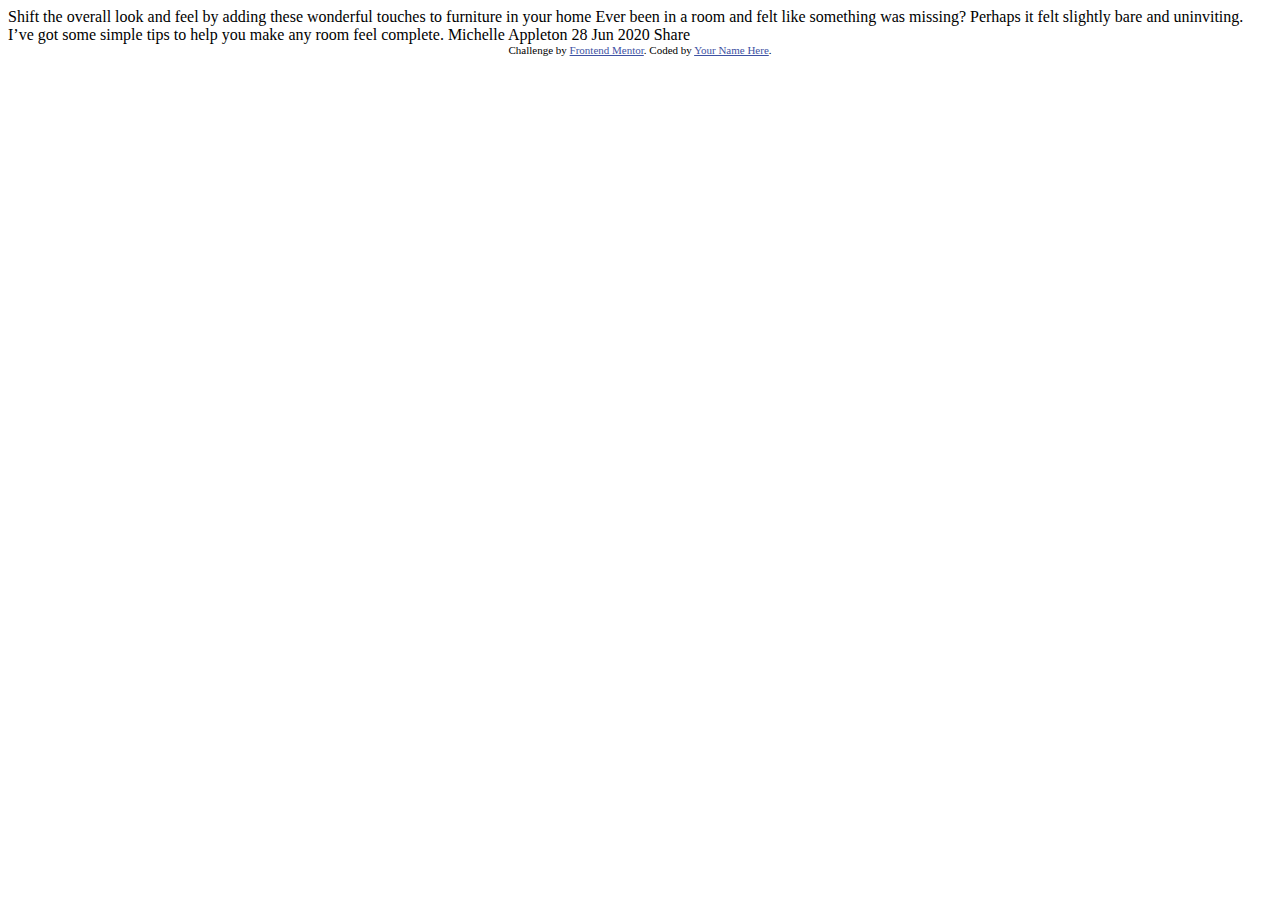
<file: article-preview-component-master/index.html>
<!DOCTYPE html>
<html lang="en">
<head>
  <meta charset="UTF-8">
  <meta name="viewport" content="width=device-width, initial-scale=1.0"> <!-- displays site properly based on user's device -->

  <link rel="icon" type="image/png" sizes="32x32" href="./images/favicon-32x32.png">
  
  <title>Frontend Mentor | Article preview component</title>

  <!-- Feel free to remove these styles or customise in your own stylesheet 👍 -->
  <style>
    .attribution { font-size: 11px; text-align: center; }
    .attribution a { color: hsl(228, 45%, 44%); }
  </style>
</head>
<body>

  Shift the overall look and feel by adding these wonderful 
  touches to furniture in your home

  Ever been in a room and felt like something was missing? Perhaps 
  it felt slightly bare and uninviting. I’ve got some simple tips 
  to help you make any room feel complete.

  Michelle Appleton
  28 Jun 2020

  Share
  
  <div class="attribution">
    Challenge by <a href="https://www.frontendmentor.io?ref=challenge" target="_blank">Frontend Mentor</a>. 
    Coded by <a href="#">Your Name Here</a>.
  </div>
</body>
</html>
</file>
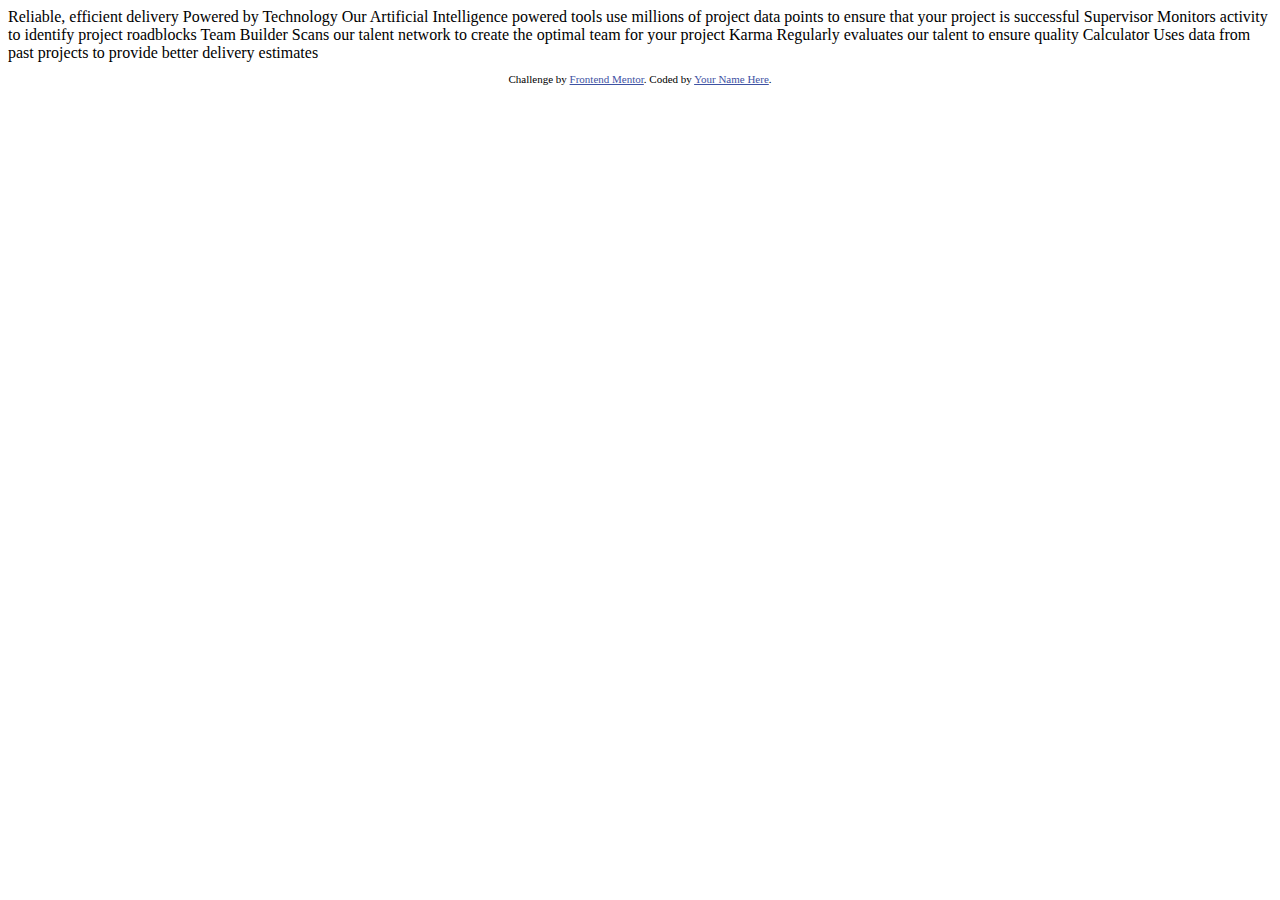
<file: four-card-feature-section-master/index.html>
<!DOCTYPE html>
<html lang="en">
<head>
  <meta charset="UTF-8">
  <meta name="viewport" content="width=device-width, initial-scale=1.0"> <!-- displays site properly based on user's device -->

  <link rel="icon" type="image/png" sizes="32x32" href="./images/favicon-32x32.png">
  
  <title>Frontend Mentor | Four card feature section</title>

  <!-- Feel free to remove these styles or customise in your own stylesheet 👍 -->
  <style>
    .attribution { font-size: 11px; text-align: center; }
    .attribution a { color: hsl(228, 45%, 44%); }
  </style>
</head>
<body>
  
  Reliable, efficient delivery
  Powered by Technology

  Our Artificial Intelligence powered tools use millions of project data points 
  to ensure that your project is successful

  Supervisor
  Monitors activity to identify project roadblocks

  Team Builder
  Scans our talent network to create the optimal team for your project

  Karma
  Regularly evaluates our talent to ensure quality

  Calculator
  Uses data from past projects to provide better delivery estimates

  
  <footer>
    <p class="attribution">
      Challenge by <a href="https://www.frontendmentor.io?ref=challenge" target="_blank">Frontend Mentor</a>. 
      Coded by <a href="#">Your Name Here</a>.
    </p>
  </footer>
</body>
</html>
</file>
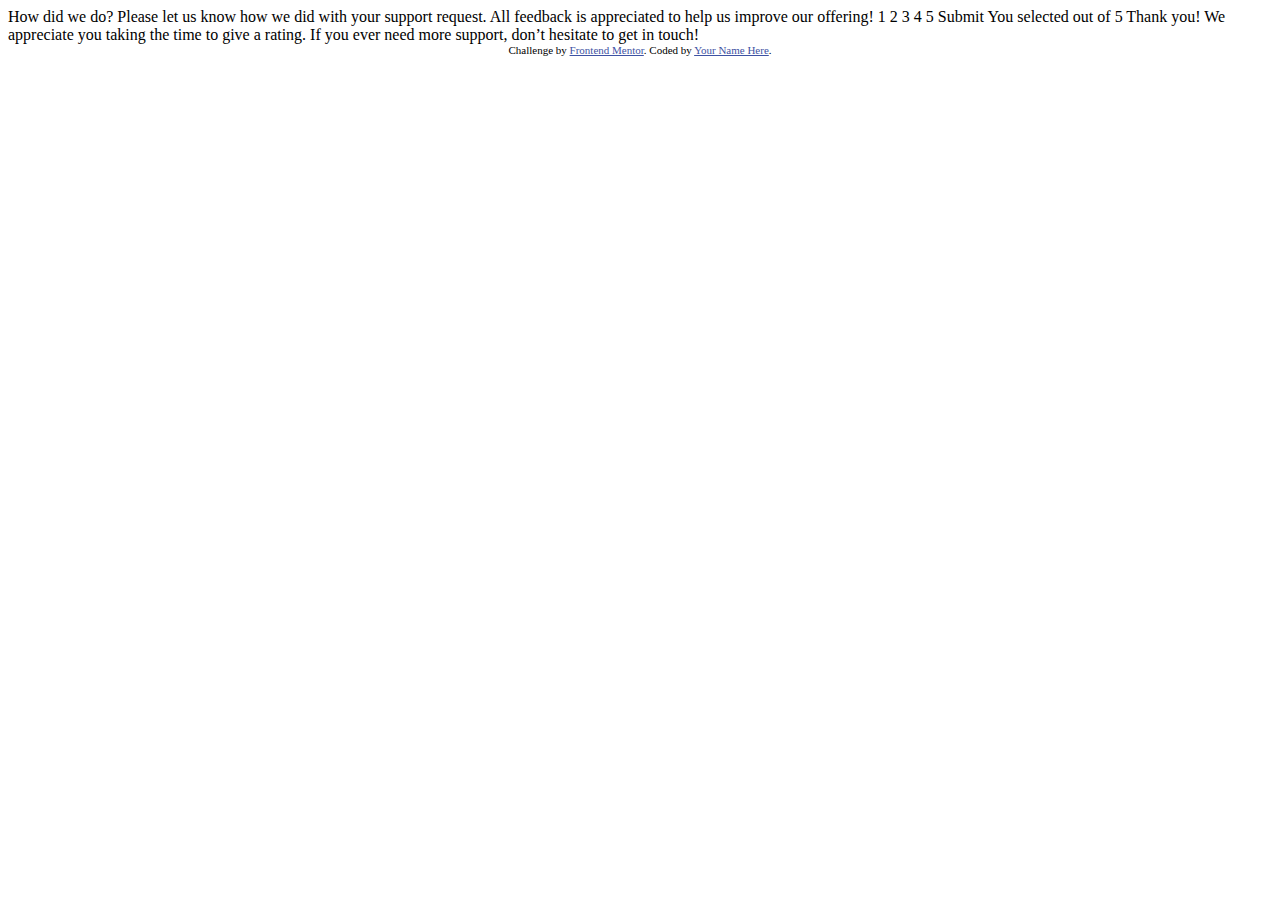
<file: interactive-rating-component-main/index.html>
<!DOCTYPE html>
<html lang="en">
<head>
  <meta charset="UTF-8">
  <meta name="viewport" content="width=device-width, initial-scale=1.0"> <!-- displays site properly based on user's device -->

  <link rel="icon" type="image/png" sizes="32x32" href="./images/favicon-32x32.png">
  
  <title>Frontend Mentor | Interactive rating component</title>

  <!-- Feel free to remove these styles or customise in your own stylesheet 👍 -->
  <style>
    .attribution { font-size: 11px; text-align: center; }
    .attribution a { color: hsl(228, 45%, 44%); }
  </style>
</head>
<body>

  <!-- Rating state start -->

  How did we do?

  Please let us know how we did with your support request. All feedback is appreciated 
  to help us improve our offering!

  1 2 3 4 5

  Submit

  <!-- Rating state end -->

  <!-- Thank you state start -->

  You selected <!-- Add rating here --> out of 5

  Thank you!

  We appreciate you taking the time to give a rating. If you ever need more support, 
  don’t hesitate to get in touch!

  <!-- Thank you state end -->

  
  <div class="attribution">
    Challenge by <a href="https://www.frontendmentor.io?ref=challenge" target="_blank">Frontend Mentor</a>. 
    Coded by <a href="#">Your Name Here</a>.
  </div>
</body>
</html>
</file>
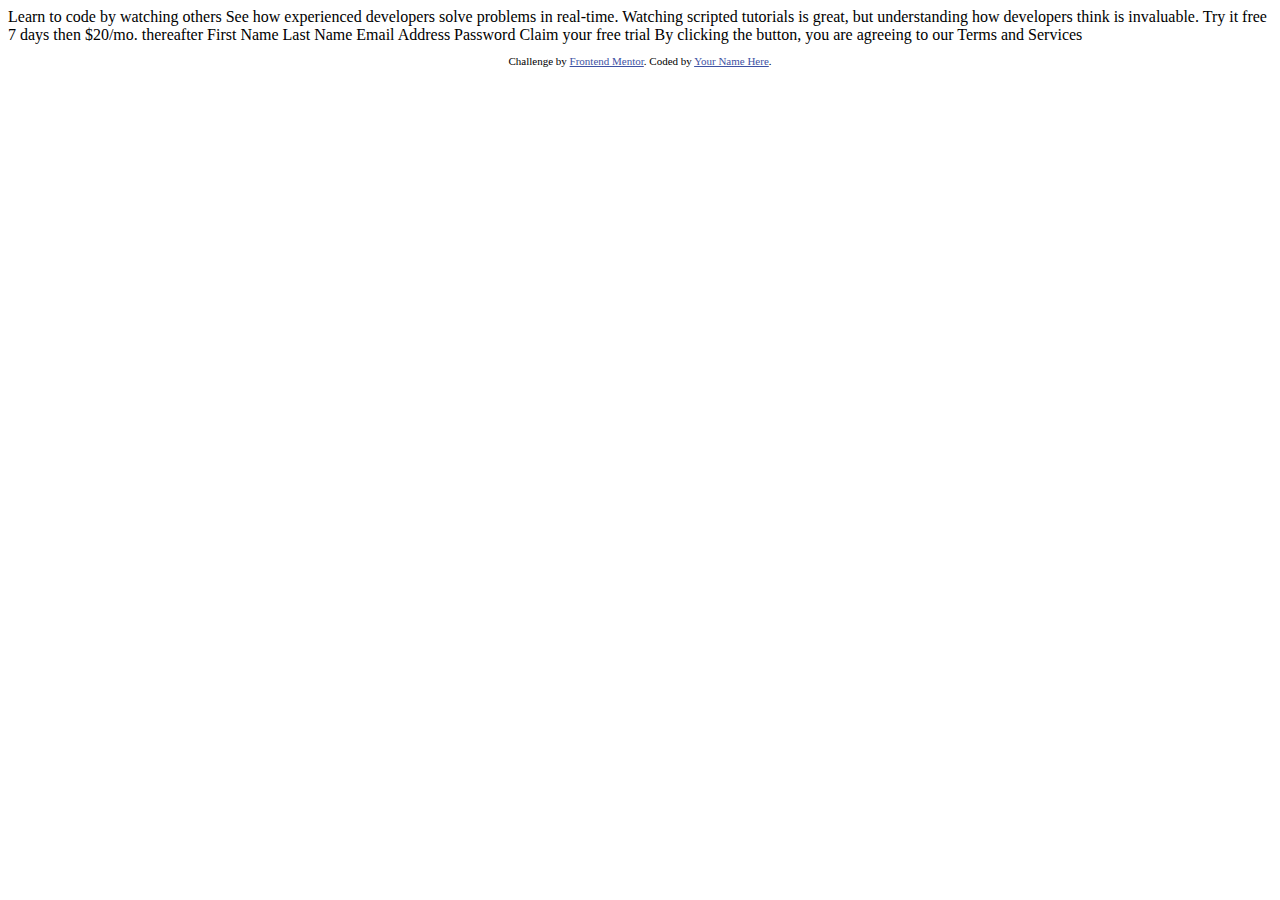
<file: intro-component-with-signup-form-master/index.html>
<!DOCTYPE html>
<html lang="en">
<head>
  <meta charset="UTF-8">
  <meta name="viewport" content="width=device-width, initial-scale=1.0"> <!-- displays site properly based on user's device -->

  <link rel="icon" type="image/png" sizes="32x32" href="./images/favicon-32x32.png">
  
  <title>Frontend Mentor | Intro component with sign up form</title>

  <!-- Feel free to remove these styles or customise in your own stylesheet 👍 -->
  <style>
    .attribution { font-size: 11px; text-align: center; }
    .attribution a { color: hsl(228, 45%, 44%); }
  </style>
</head>
<body>

  Learn to code by watching others

  See how experienced developers solve problems in real-time. Watching scripted tutorials is great, 
  but understanding how developers think is invaluable. 

  Try it free 7 days then $20/mo. thereafter

  First Name 
  Last Name 
  Email Address
  Password

  Claim your free trial 

  By clicking the button, you are agreeing to our Terms and Services
  
  <footer>
    <p class="attribution">
      Challenge by <a href="https://www.frontendmentor.io?ref=challenge" target="_blank">Frontend Mentor</a>. 
      Coded by <a href="#">Your Name Here</a>.
    </p>
  </footer>
</body>
</html>
</file>
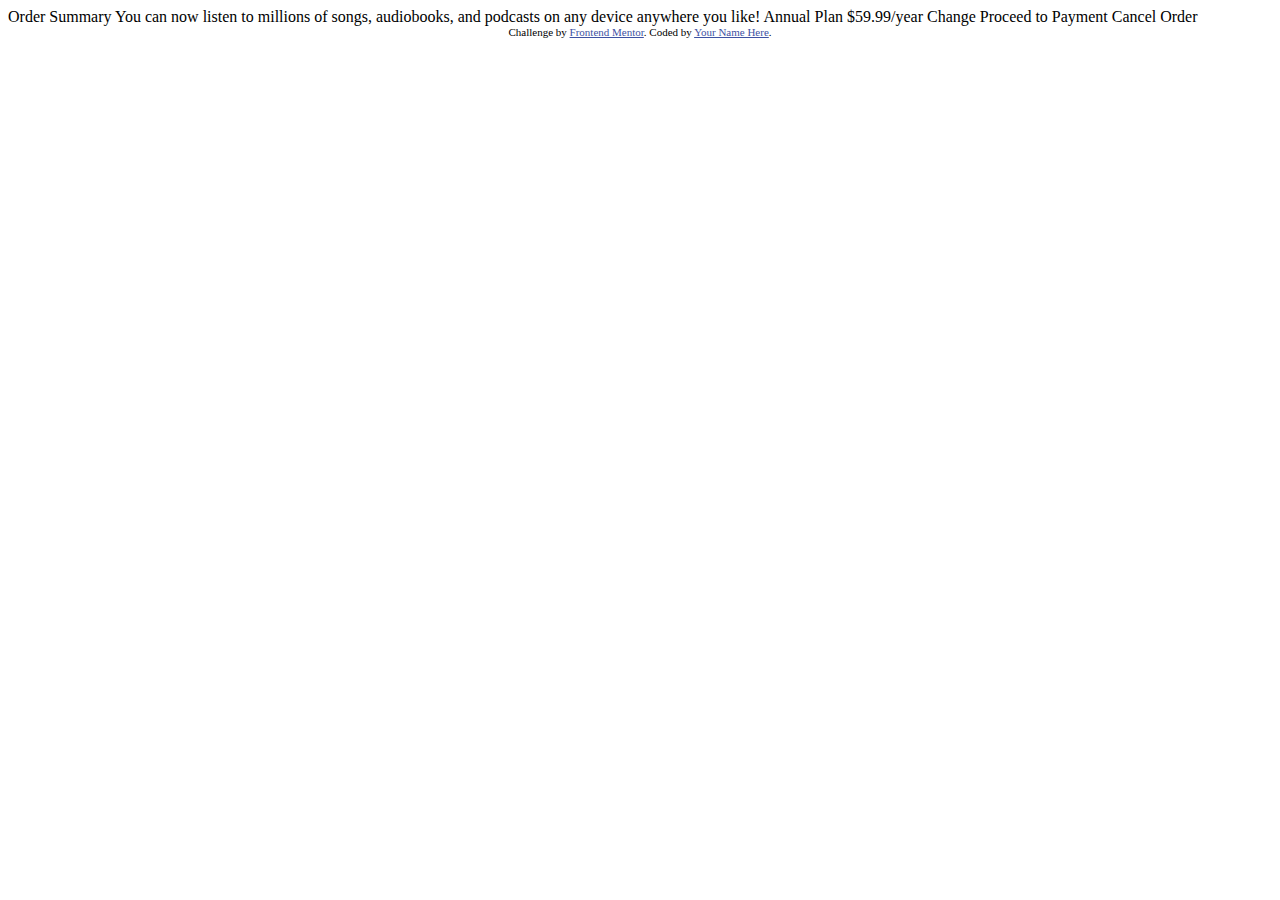
<file: order-summary-component-main/index.html>
<!DOCTYPE html>
<html lang="en">
<head>
  <meta charset="UTF-8">
  <meta name="viewport" content="width=device-width, initial-scale=1.0"> <!-- displays site properly based on user's device -->

  <link rel="icon" type="image/png" sizes="32x32" href="./images/favicon-32x32.png">
  
  <title>Frontend Mentor | Order summary card</title>

  <!-- Feel free to remove these styles or customise in your own stylesheet 👍 -->
  <style>
    .attribution { font-size: 11px; text-align: center; }
    .attribution a { color: hsl(228, 45%, 44%); }
  </style>
</head>
<body>

  Order Summary

  You can now listen to millions of songs, audiobooks, and podcasts on any 
  device anywhere you like!

  Annual Plan
  $59.99/year

  Change

  Proceed to Payment
  Cancel Order
  
  <div class="attribution">
    Challenge by <a href="https://www.frontendmentor.io?ref=challenge" target="_blank">Frontend Mentor</a>. 
    Coded by <a href="#">Your Name Here</a>.
  </div>
</body>
</html>
</file>
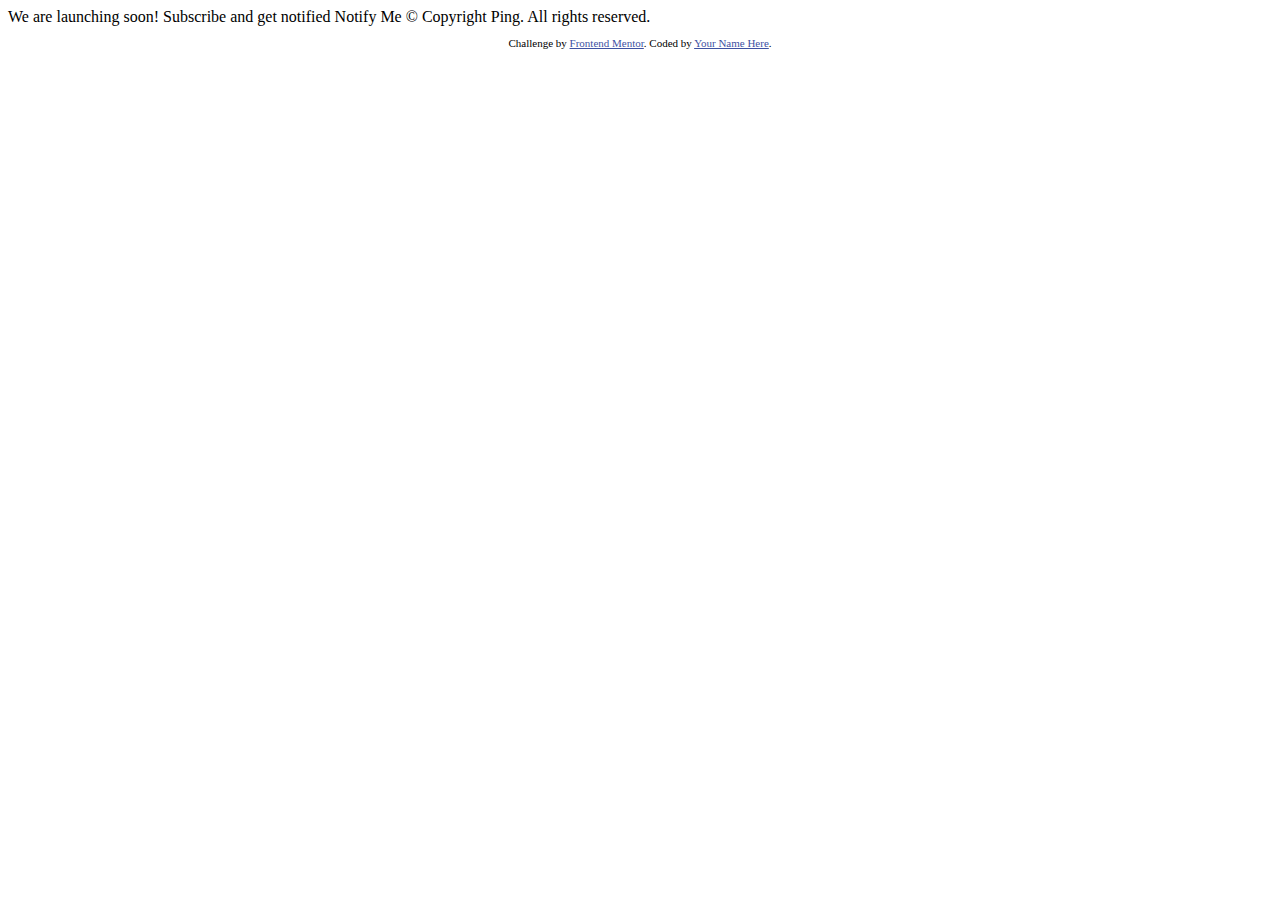
<file: ping-coming-soon-page-master/index.html>
<!DOCTYPE html>
<html lang="en">
<head>
  <meta charset="UTF-8">
  <meta name="viewport" content="width=device-width, initial-scale=1.0"> <!-- displays site properly based on user's device -->

  <link rel="icon" type="image/png" sizes="32x32" href="./images/favicon-32x32.png">
  
  <title>Frontend Mentor | Ping coming soon page</title>

  <!-- Feel free to remove these styles or customise in your own stylesheet 👍 -->
  <style>
    .attribution { font-size: 11px; text-align: center; }
    .attribution a { color: hsl(228, 45%, 44%); }
  </style>
</head>
<body>

  We are launching soon!

  Subscribe and get notified

  Notify Me

  &copy; Copyright Ping. All rights reserved.

  <footer>
    <p class="attribution">
      Challenge by <a href="https://www.frontendmentor.io?ref=challenge" target="_blank">Frontend Mentor</a>. 
      Coded by <a href="#">Your Name Here</a>.
    </p>
  </footer>
</body>
</html>
</file>
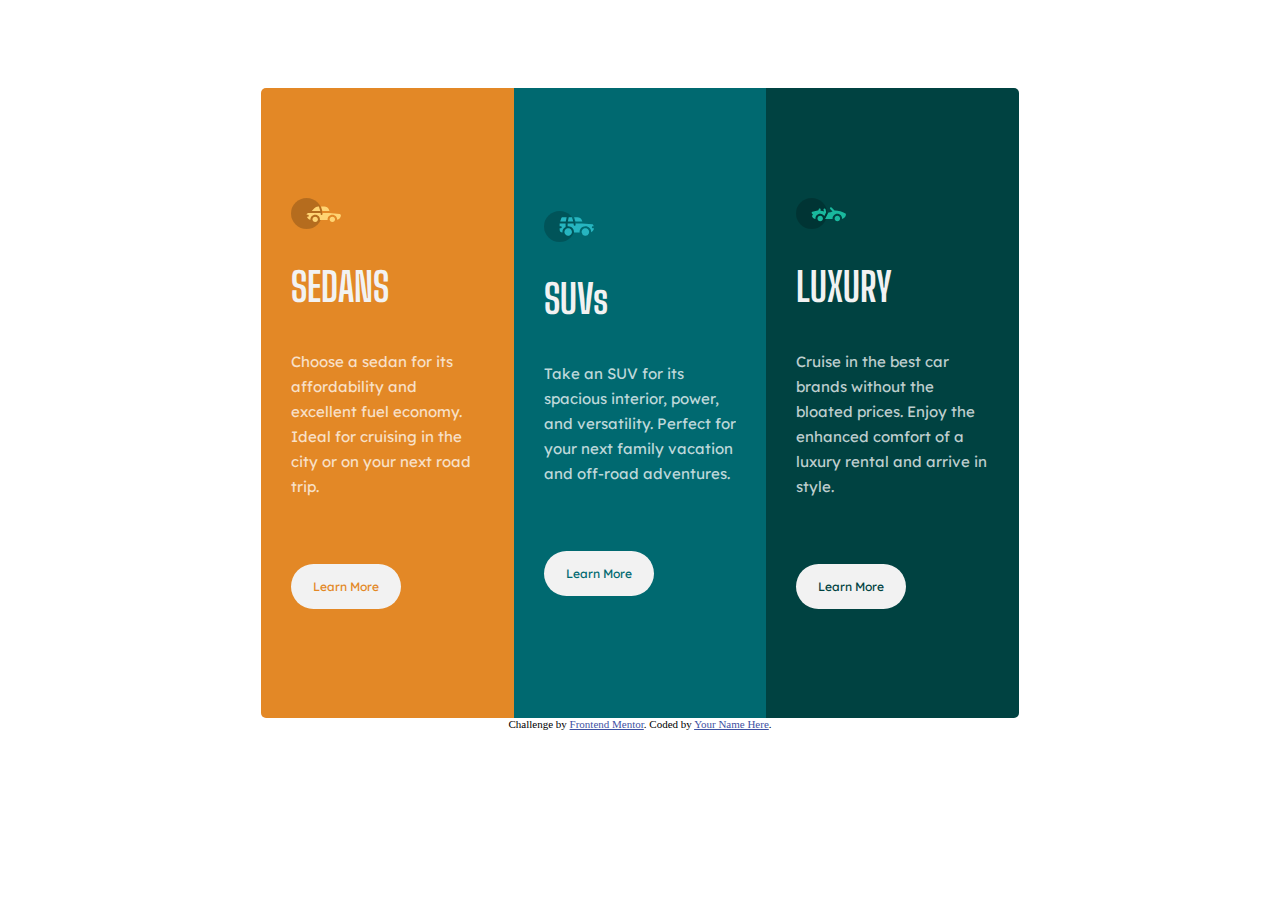
<file: 3-column-preview-card-component-main/code/index.html>
<!DOCTYPE html>
<html lang="en">
<head>
    <meta charset="UTF-8">
    <meta name="viewport" content="width=device-width, initial-scale=1.0">
    <title>Sedans</title>
    <link rel="stylesheet" href="index.css">
    <link href="https://fonts.googleapis.com/css2?family=Lexend+Deca:wght@300&display=swap" rel="stylesheet">
    <link href="https://fonts.googleapis.com/css2?family=Big+Shoulders+Display:wght@600&display=swap" rel="stylesheet">
   
</head>
<body>
    <div class="container">
        <div class="item orange">
            <img src="../images/icon-sedans.svg">
            <h2>SEDANS</h2>
            <p>Choose a sedan for its affordability and excellent fuel economy. Ideal for cruising in the city 
                or on your next road trip.</p>
                <button style="color:hsl(31, 77%, 52%)">Learn More</button>
        </div>
        <div class="item blue">
            <img src="../images/icon-suvs.svg">
            <h2> SUVs</h2>
            <p> Take an SUV for its spacious interior, power, and versatility. Perfect for your next family vacation 
                and off-road adventures.</p>
            <button style="color:hsl(184, 100%, 22%)">Learn More</button>
        </div>
        <div class="item green">
            <img src="../images/icon-luxury.svg">
            <h2>LUXURY</h2>
            <p>Cruise in the best car brands without the bloated prices. Enjoy the enhanced comfort of a luxury 
                rental and arrive in style.</p>
            <button style="color:hsl(179, 100%, 13%)">Learn More</button>
        </div>
    </div>


    <footer class="attribution">
        Challenge by <a href="https://www.frontendmentor.io?ref=challenge" target="_blank">Frontend Mentor</a>. 
        Coded by <a href="#">Your Name Here</a>.
    </footer>
    
</body>
</html>
</file>
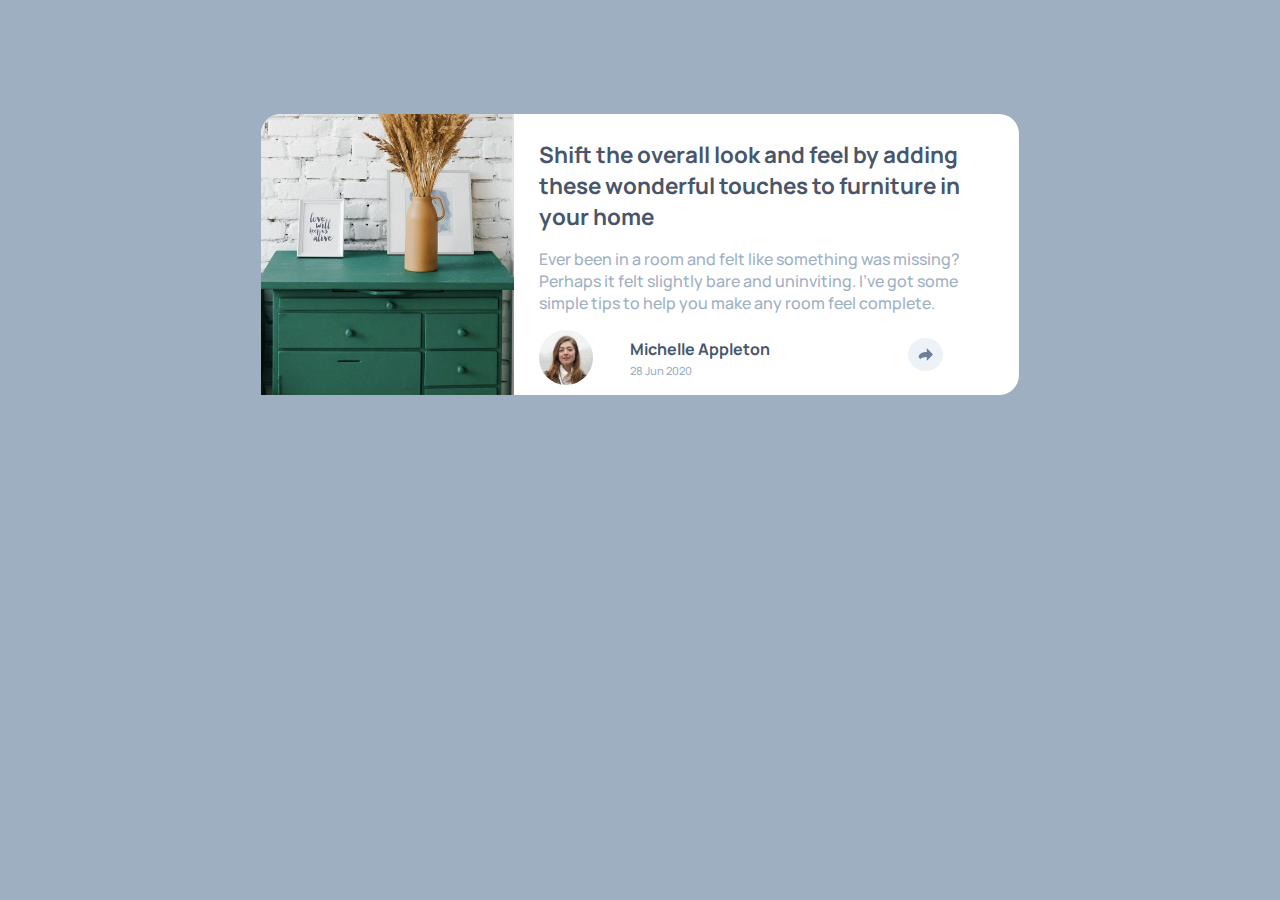
<file: article-preview-component-master/code/index.html>
<!DOCTYPE html>
<html lang="en">
<head>
    <meta charset="UTF-8">
    <meta name="viewport" content="width=device-width, initial-scale=1.0">
    <title>Review Page</title>
    <link rel="icon" type="image/png" sizes="32x32" href="../images/favicon-32x32.png">
    <link href="https://fonts.googleapis.com/css2?family=Manrope:wght@500;700&display=swap" rel="stylesheet">

</head>
<link rel="stylesheet" href="styles.css">
<body>
    <div class="container">
        <div class="image-container">
            <img src="../images/drawers.jpg">
        </div>
        <div class="text">
            <p class="first-text">Shift the overall look and feel by adding these wonderful 
                touches to furniture in your home
            </p>
            <p class="second-text"> Ever been in a room and felt like something was missing? Perhaps 
                it felt slightly bare and uninviting. I've got some simple tips 
                to help you make any room feel complete.
            </p>
            <div class="avatar-details">
                <img src="../images/avatar-michelle.jpg">
                <p class="name"> Michelle Appleton</p>
                <p class="date">28 Jun 2020</p>
                <div class="icons">
                    <img class="share-img" src="../images/icon-share.svg">
                    <div class="icon-images hidden">
                        <p>SHARE</p>
                        <img class="fb-img icon" src="../images/icon-facebook.svg">
                        <img class="twitter-img icon" src="../images/icon-twitter.svg">
                        <img class="pinterest-img icon" src="../images/icon-pinterest.svg">
    
                    </div>
    
                </div>
            </div>
            
        </div>

    </div>
    
</body>
<script src="script.js"></script>
</html>
</file>
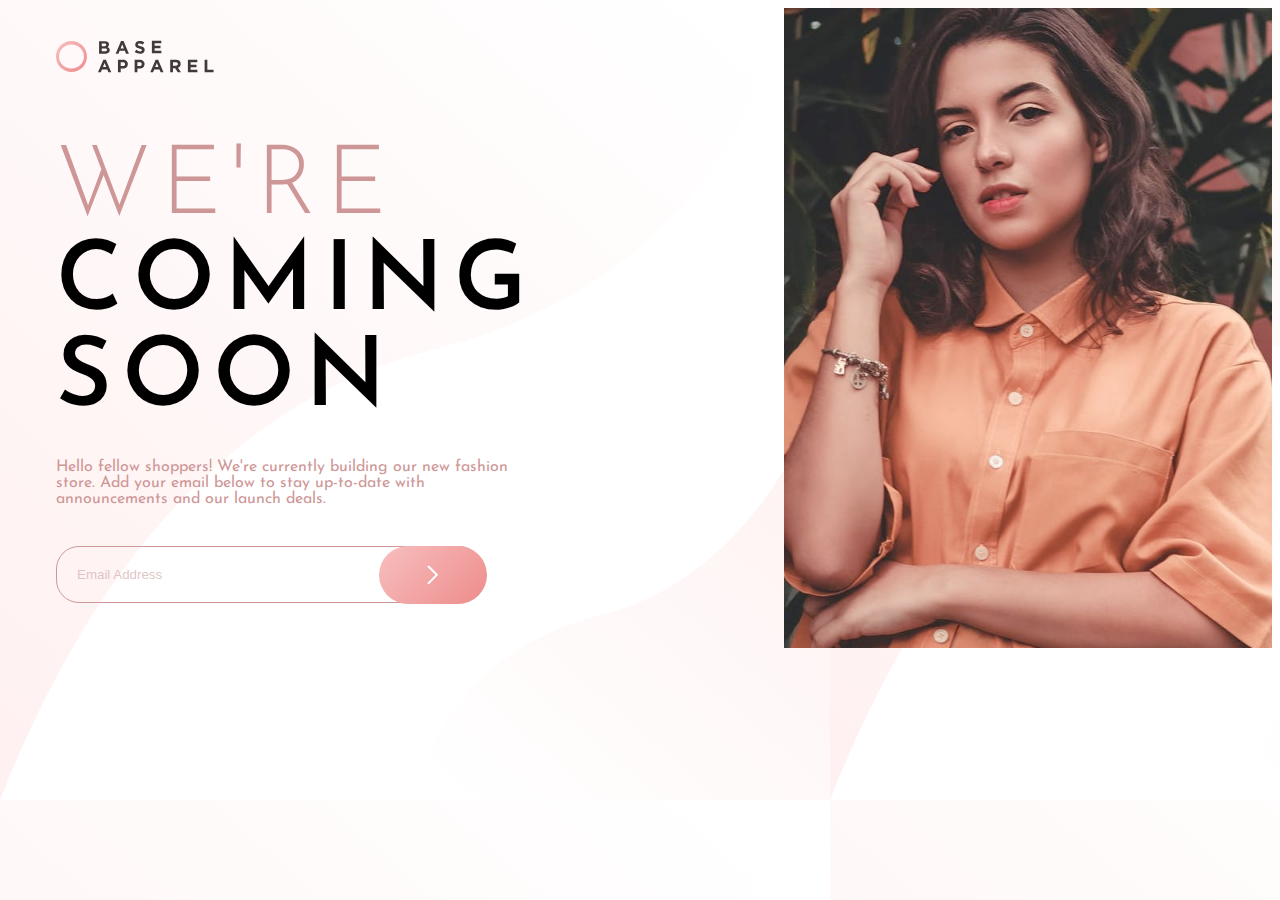
<file: base-apparel-coming-soon-master/code/index.html>
<!DOCTYPE html>
<html lang="en">
<head>
  <meta charset="UTF-8">
  <meta name="viewport" content="width=device-width, initial-scale=1.0"> <!-- displays site properly based on user's device -->
  <link rel="icon" type="image/png" sizes="32x32" href="../images/favicon-32x32.png">
  <title>Frontend Mentor | Base Apparel coming soon page</title>
  <link href="https://fonts.googleapis.com/css2?family=Josefin+Sans:ital,wght@0,300;0,600;1,400&display=swap" rel="stylesheet">
  <link rel="stylesheet" href="styles.css">

</head>
<body>
  <div class="container">
  <div class="text-container">
    <img class="logo" src="../images/logo.svg">
      <h1 class="coming-soon"><span>WE'RE</span><br> COMING<br> SOON</h1>
      <p class="text">
          Hello fellow shoppers! We're currently building our new fashion store.
          Add your email below to stay up-to-date with announcements and our launch deals.
      </p>
      <div class="input-container">
          <input class="input" type="text" onkeyup="validateEmail()" placeholder="Email Address" id="email"></input>
      
          <img class="arrow-icon" src="../images/icon-arrow.svg">
          <div id="validation-container">

          </div>
      </div>
  </div>
  <img class="hero-image" src="../images/hero-desktop.jpg">
</div>
  <script src="script.js"></script>
</body>
</html>
</file>
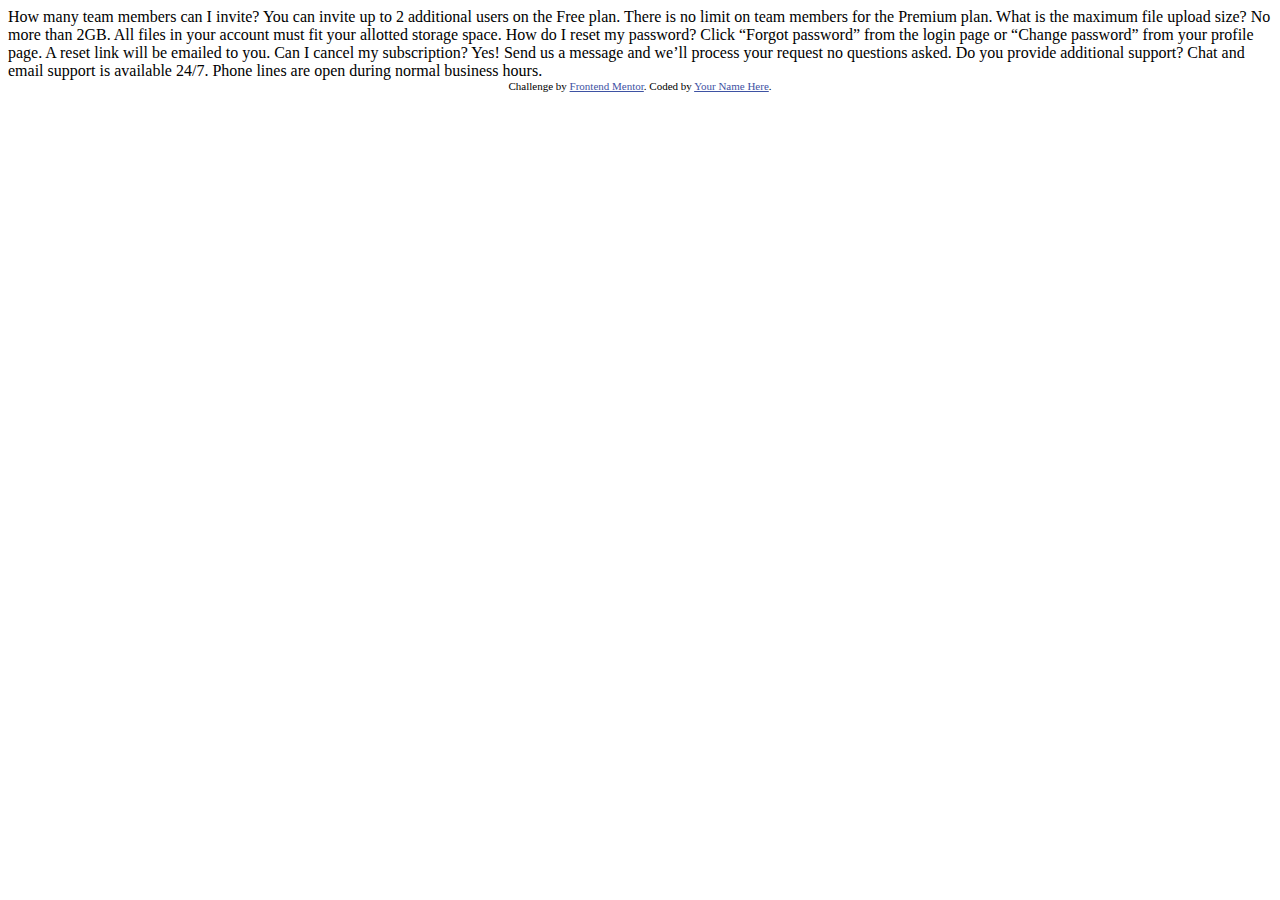
<file: faq-accordion-card-main/faq-accordion-card-main/index.html>
<!DOCTYPE html>
<html lang="en">
<head>
  <meta charset="UTF-8">
  <meta name="viewport" content="width=device-width, initial-scale=1.0"> <!-- displays site properly based on user's device -->

  <link rel="icon" type="image/png" sizes="32x32" href="./images/favicon-32x32.png">
  
  <title>Frontend Mentor | FAQ Accordion Card</title>

  <!-- Feel free to remove these styles or customise in your own stylesheet 👍 -->
  <style>
    .attribution { font-size: 11px; text-align: center; }
    .attribution a { color: hsl(228, 45%, 44%); }
  </style>
</head>
<body>
  How many team members can I invite?
  You can invite up to 2 additional users on the Free plan. There is no limit on 
  team members for the Premium plan.

  What is the maximum file upload size?
  No more than 2GB. All files in your account must fit your allotted storage space.

  How do I reset my password?
  Click “Forgot password” from the login page or “Change password” from your profile page.
  A reset link will be emailed to you.

  Can I cancel my subscription?
  Yes! Send us a message and we’ll process your request no questions asked.

  Do you provide additional support?
  Chat and email support is available 24/7. Phone lines are open during normal business hours.

  <div class="attribution">
    Challenge by <a href="https://www.frontendmentor.io?ref=challenge" target="_blank">Frontend Mentor</a>. 
    Coded by <a href="#">Your Name Here</a>.
  </div>
</body>
</html>
</file>
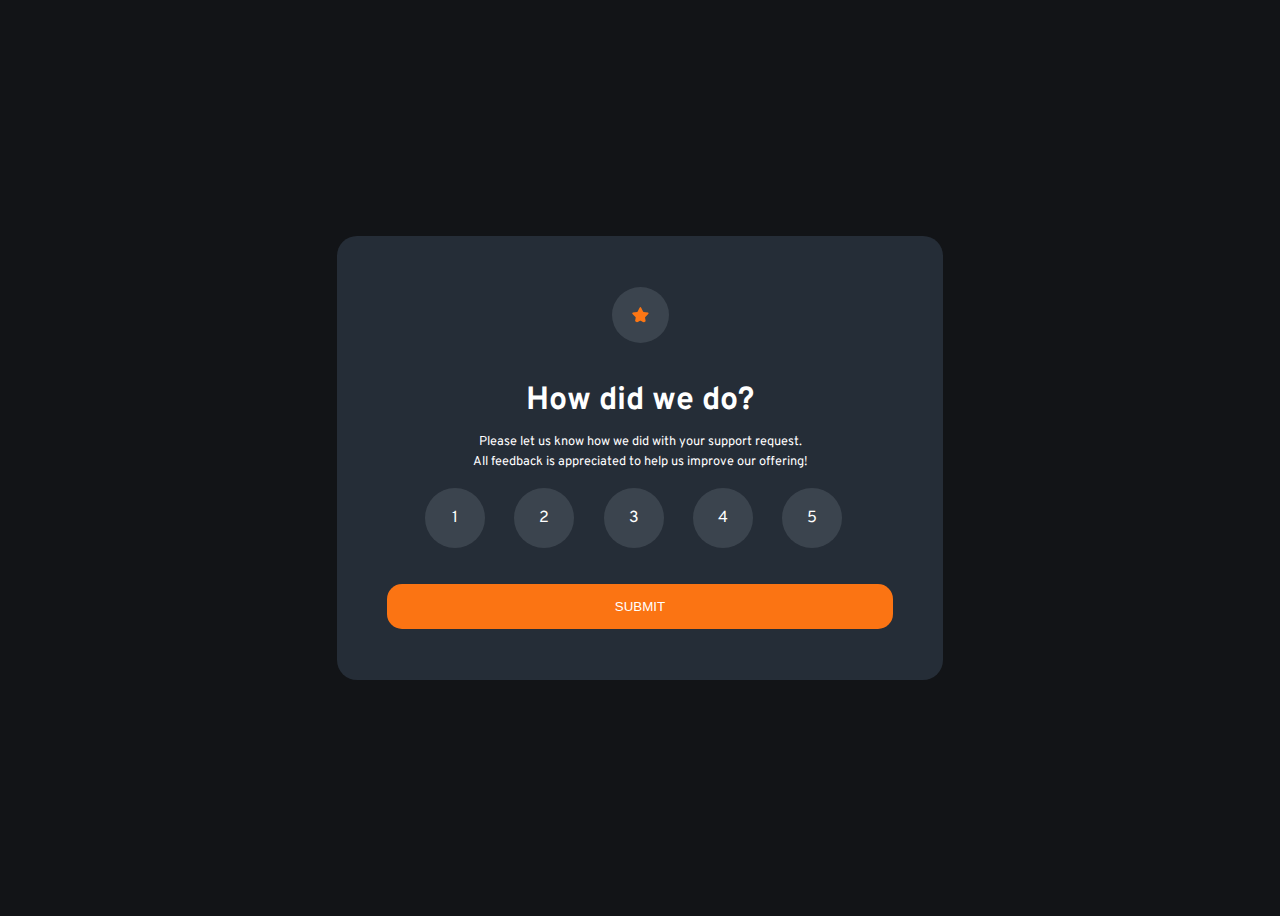
<file: interactive-rating-component-main/code/index.html>
<!DOCTYPE html>
<html lang="en">
<head>
    <meta charset="UTF-8">
    <meta name="viewport" content="width=device-width, initial-scale=1.0">
    <title>Rating Section</title>
    <link rel="stylesheet" href="styles.css">
    <link href="https://fonts.googleapis.com/css2?family=Overpass:wght@400;700&display=swap" rel="stylesheet">
</head>
<body>
    <div class="container1">
        <img class="star-image" src="../images/icon-star.svg" alt="star icon">
        <h3 class="heading">How did we do?</h3>
        <p class="text">Please let us know how we did with your support request.
           <br> All feedback is appreciated to help us improve our offering!
        </p>
        <div class="review-numbers">
            <p style="margin-left: 0px;">1</p>
            <p>2</p>
            <p>3</p>
            <p>4</p>
            <p>5</p>
        </div>
        <button class="submit-button">SUBMIT</button>
        

    </div>
    <div class="container2 hidden" >
        <img class="thank-you" src="../images/illustration-thank-you.svg" alt="illustration-thank-you">
    <p class="text-button">You selected 4 out of 5</p>
    
    <h3>Thank you!</h3>
        <p class="paragraph text">
            We appreciate you taking the time to give a rating. If you ever need more support, 
            don't hesitate to get in touch!
            </p>
    <script src="script.js"></script>
</body>
</html>
</file>
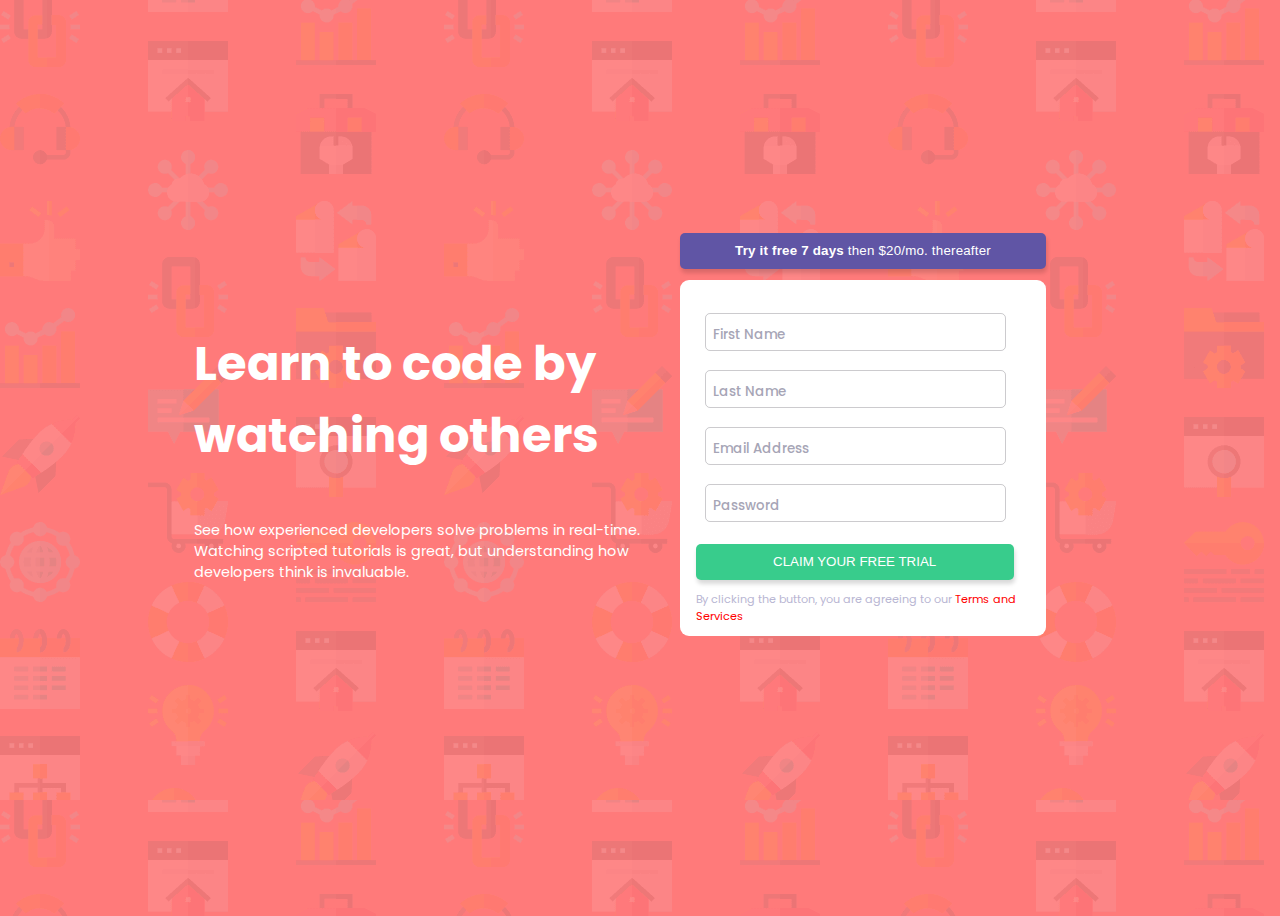
<file: intro-component-with-signup-form-master/code/index.html>
<!DOCTYPE html>
<html lang="en">
<head>
  <meta charset="UTF-8">
  <meta name="viewport" content="width=device-width, initial-scale=1.0"> <!-- displays site properly based on user's device -->
  <link rel="icon" type="image/png" sizes="32x32" href="../images/favicon-32x32.png">
  <title>Intro component with sign up form</title>
  <link rel="stylesheet" href="styles.css">
  <link href="https://fonts.googleapis.com/css2?family=Poppins:wght@400;500;600;700&display=swap" rel="stylesheet">
</head>
<body>
  <div class="container">
      <div class="left-container">
          <p class="main-text">Learn to code by<br>watching others</p>
          <p class="smaller-text">
              See how experienced developers solve problems in real-time.<br> Watching scripted tutorials is great,
              but understanding how<br> developers think is invaluable.
          </p>
      </div>
      <div class="right-container">
          <button class="blue-button"><b>Try it free 7 days </b>then $20/mo. thereafter</button>
          <input type="text" onkeydown="validateEmpty(event)" placeholder="First Name" id="first-name"></input>
          <p class="first-name error hidden">Error</p>
          <input type="text" onkeydown="validateEmpty(event)" placeholder="Last Name" id="last-name">  </input>
          <p class="last-name error hidden">Error</p>
          <input type="text" placeholder="Email Address" id="email"></input>
          <p class="error hidden">Error</p>
          <input type="text" onkeydown="validateEmpty(event)" placeholder="Password" id="password"></input>
          <p class="password error hidden">Error</p>
          <button class="green-button">CLAIM YOUR FREE TRIAL </button>
          <p>By clicking the button, you are agreeing to our <span>Terms and Services</span></p>
      </div>
      
  </div>
 <script src="script.js"></script>
</body>
</html>
</file>
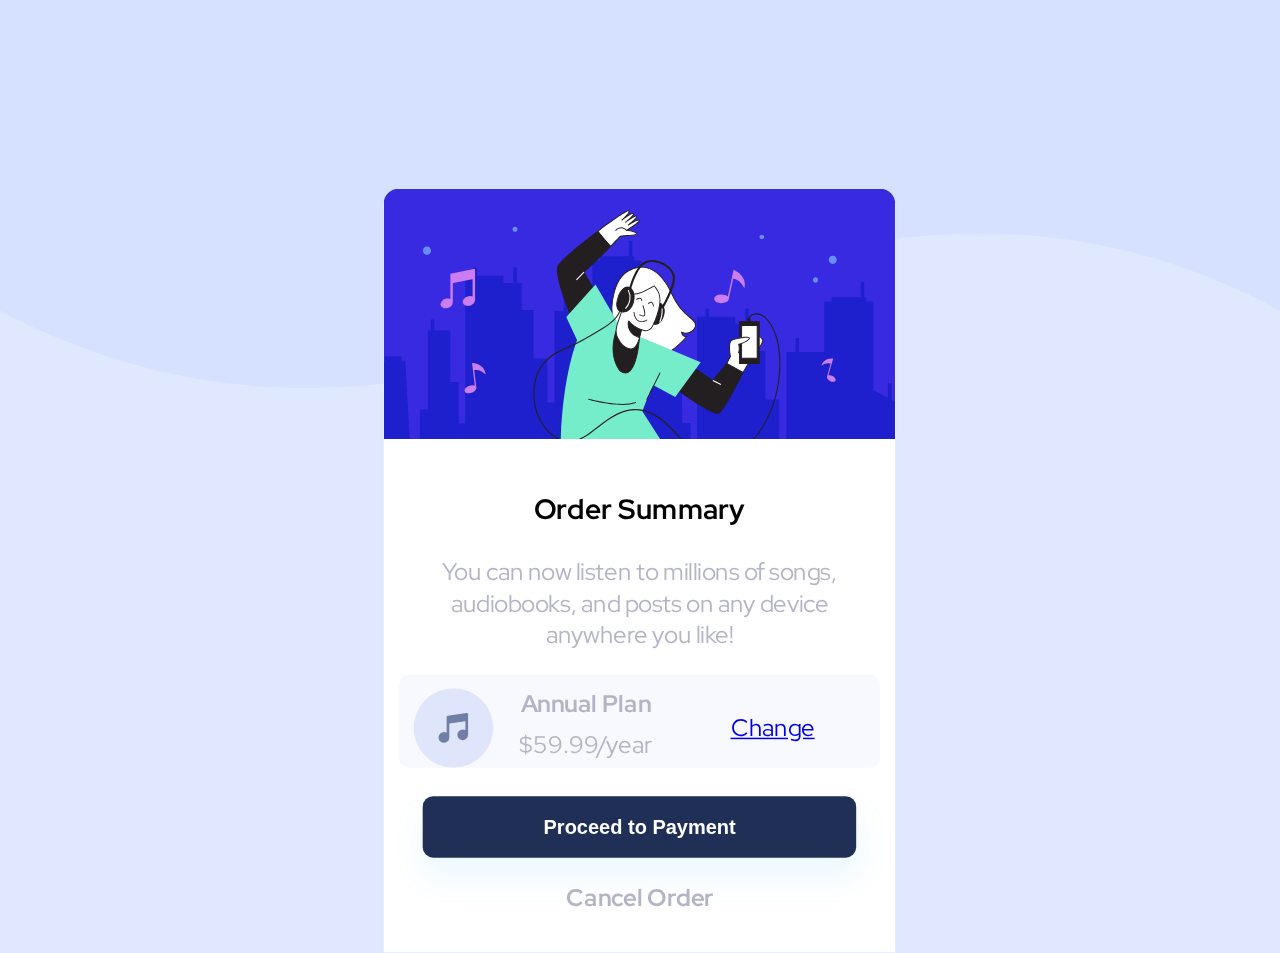
<file: order-summary-component-main/code/index.html>
<!DOCTYPE html>
<html lang="en">
<head>
    <meta charset="UTF-8">
    <meta name="viewport" content="width=device-width, initial-scale=1.0">
    <title>Document</title>
    <link href="https://fonts.googleapis.com/css2?family=Red+Hat+Display:wght@500;700;900&display=swap" rel="stylesheet">
    <link rel="stylesheet" href="index.css">
</head>
<body>
    <img class="beginning" src="../images/pattern-background-desktop.svg" style="margin-top: 0%;">
    <div class="container">
        <div class="item image-container">
            <img src="../images/illustration-hero.svg">
        </div>
        <div class="item main-container">
            <h3 style="color: black;">Order Summary</h3>
            <p>You can now listen to millions of songs, audiobooks,
                and posts on any device<br> anywhere you like!
            </p>
                <div class="plan">
                    <img src="../images/icon-music.svg" style="height: 10px;">
                        <div class="plan-middle">
                        <h4>Annual Plan</h4>
                        <p class="price">$59.99/year </p>
                            </div>
                    <p><a href=" ">Change</a></p>
                </div>
            <button>Proceed to Payment</button>
            <p class="cancel">Cancel Order</p>
        </div>

    </div>
    
</body>
</html>
</file>
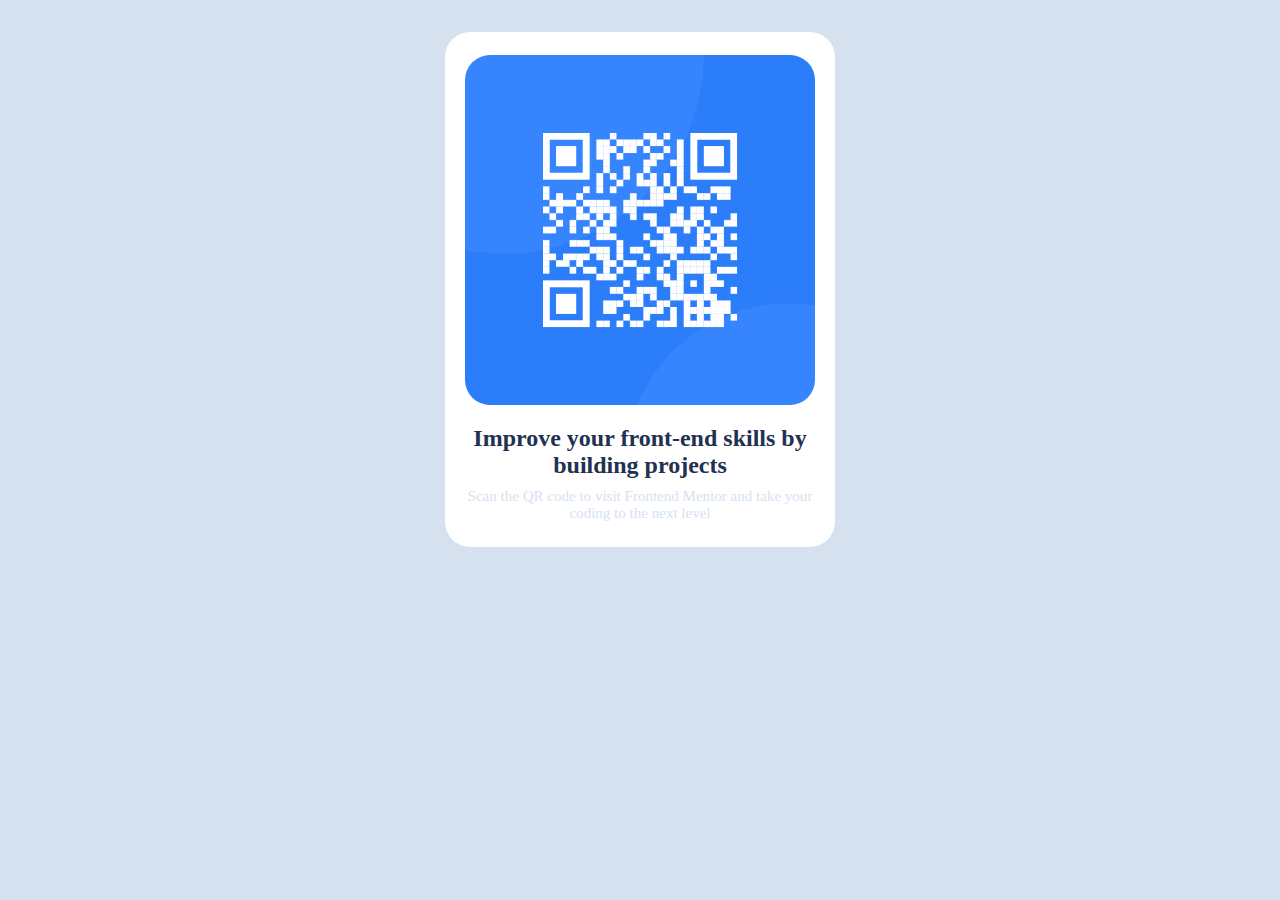
<file: qr-code-component-main/code/index.html>
<!DOCTYPE html>
<html lang="en">
<head>
    <meta charset="UTF-8">
    <meta name="viewport" content="width=device-width, initial-scale=1.0">
    <title> QR code </title>
    <link rel="stylesheet" href="index.css">
    <link href="https://fonts.googleapis.com/css2?family=Libre+Baskerville&display=swap" rel="stylesheet">

</head>
<body>
<div>
    <img src="../images/image-qr-code.png" alt="QR-code">
    <h2>Improve your front-end skills by building projects</h2>
    <p>Scan the QR code to visit Frontend Mentor and take your coding to
    the next level </p>
</div>
</body>
</html>
</file>
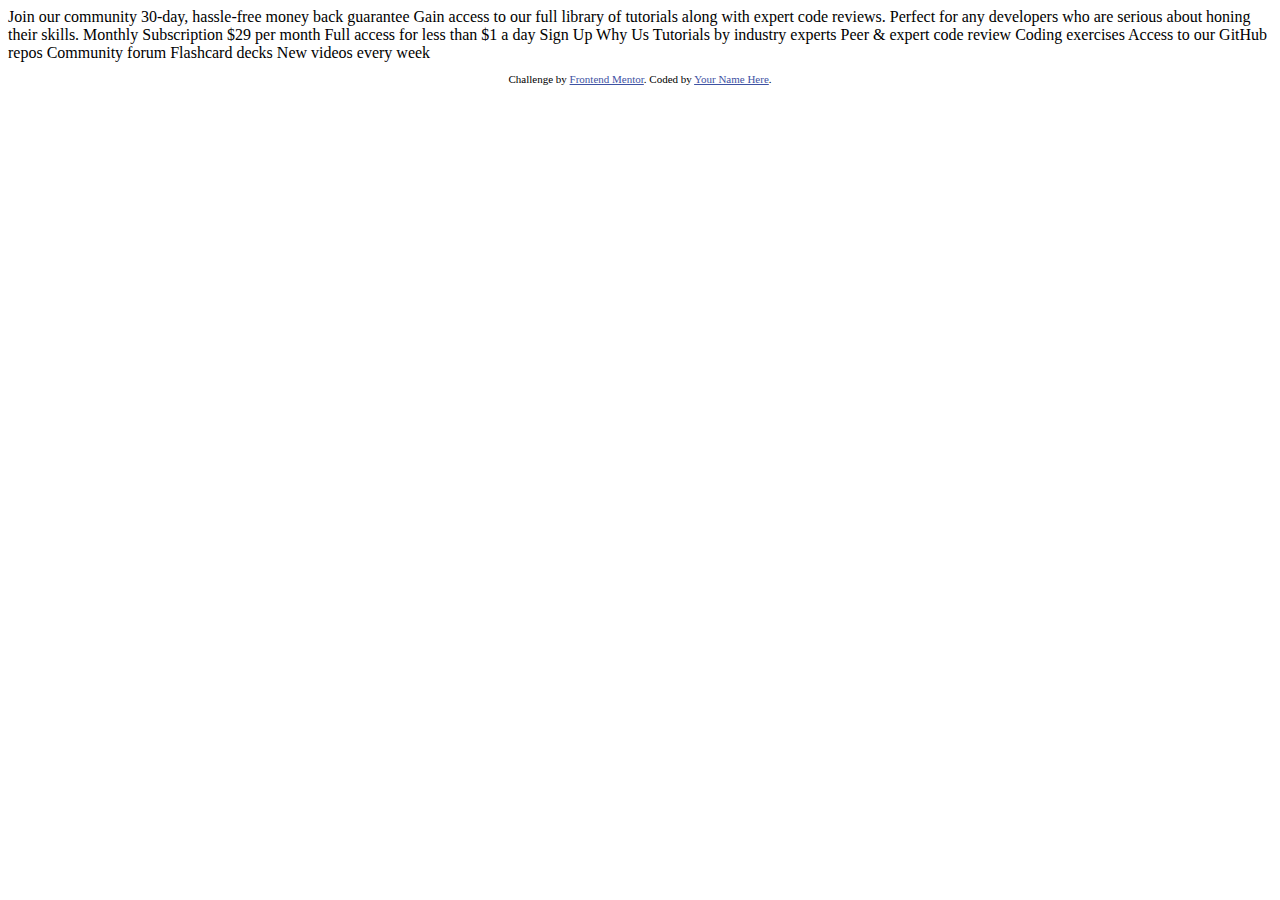
<file: single-price-grid-component-master/single-price-grid-component-master/index.html>
<!DOCTYPE html>
<html lang="en">
<head>
  <meta charset="UTF-8">
  <meta name="viewport" content="width=device-width, initial-scale=1.0"> <!-- displays site properly based on user's device -->

  <link rel="icon" type="image/png" sizes="32x32" href="./images/favicon-32x32.png">
  
  <title>Frontend Mentor | Single Price Grid Component</title>

  <!-- Feel free to remove these styles or customise in your own stylesheet 👍 -->
  <style>
    .attribution { font-size: 11px; text-align: center; }
    .attribution a { color: hsl(228, 45%, 44%); }
  </style>
</head>
<body>
  Join our community

  30-day, hassle-free money back guarantee

  Gain access to our full library of tutorials along with expert code reviews. 
  Perfect for any developers who are serious about honing their skills.

  Monthly Subscription

  &dollar;29 per month

  Full access for less than &dollar;1 a day

  Sign Up

  Why Us

  Tutorials by industry experts
  Peer &amp; expert code review
  Coding exercises
  Access to our GitHub repos
  Community forum
  Flashcard decks
  New videos every week
  
  <footer>
    <p class="attribution">
      Challenge by <a href="https://www.frontendmentor.io?ref=challenge" target="_blank">Frontend Mentor</a>. 
      Coded by <a href="#">Your Name Here</a>.
    </p>
  </footer>
</body>
</html>
</file>
<file: 3-column-preview-card-component-main/code/index.css>
.attribution { 
    font-size: 11px; text-align: center; 
}
.attribution a { 
    color: hsl(228, 45%, 44%); 
}
.container{
    display:grid;
    grid-template-columns: 20% 20% 20%;
    margin-top: 7%;
    justify-content: center;
}
.orange{
    background-color: hsl(31, 77%, 52%);
    border-radius: 5px 0px 0px 5px;
}
.blue{
    background-color: hsl(184, 100%, 22%);
}

.green{
    background-color:hsl(179, 100%, 13%) ;
    border-radius: 0px 5px 5px 0px;
}
p{
    color:hsla(0, 0%, 100%, 0.75);
    font-family: 'Lexend Deca', sans-serif;
    font-size: 15px;
    line-height: 25px;
    margin-top: 5px;
}
h2{
    color:hsl(0, 0%, 95%);
    font-family: 'Big Shoulders Display', cursive;
    border: none;
    font-size: 40px;

}
button{
    font-family: 'Lexend Deca', sans-serif;
    width:110px;
    background-color: hsl(0, 0%, 95%);
    margin-top: 50px;
    border: none;
    border-radius: 30px;
    font-size: 12px;
    padding:15px 0px;
}

button:hover{
    background-color: rgb(185, 183, 183);
}

.item{
    height: 70vh;
    display: flex;
    flex-direction: column;
    justify-content: center;
    padding: 0px 30px;
}
img{
    width: 50px;
}

@media(max-width:890px){
    .container{
        display: block;
    }
}
</file>
<file: article-preview-component-master/code/styles.css>
body{
    background-color:hsl(212, 23%, 69%);
    font-family: 'Manrope', sans-serif;
}

.container{
    display: grid;
    grid-template-columns: 0.5fr 1fr;
    width:60%;
    height: 40%;
    border-radius: 20px;
    background-color: white;
    margin: 9% auto;
}
.image-container> img{
    width:100%;
    height: 100%;
    border-top-left-radius: 20px;
    object-fit: cover; 
}
.text{
    padding: 5%;
    padding-bottom: 2%;
}
.first-text{
    font-weight: 700;
    font-size: 1.4em;
    color: hsl(217, 19%, 35%);
    margin-top: 0px;
    margin-bottom: 0px;
    }
.second-text{
    font-weight: 500;
    font-size: 1em;
    color: hsl(212, 23%, 69%);
    }
.avatar-details{
    display: grid;
    grid-template-columns: 0.2fr 0.5fr 0.3fr;
    justify-content: space-between;
    align-items: center;
}

.avatar-details>img{
   width:60%;
   height: auto;
   border-radius: 50%;
}

.name{
    font-weight: 700;
    color:hsl(217, 19%, 35%);
    margin-top:0px;
    grid-column-start: 2;
    grid-row-start: 1 ;
}
.date{
    color:hsl(212, 23%, 69%);
    font-weight: 500;
    font-size:0.7em ;
    margin-top: 12%;
    margin-bottom: 0px;
    grid-column-start: 2;
    grid-row-start: 1 ;
}

.icons{  
    box-sizing: border-box;
    position: relative;
    justify-self: center;
  
}
.share-img{
    background-color: hsl(210, 46%, 95%) ;
    border-radius: 50%;
    padding: 10px;

}
.icon-images{
    position: absolute;
    right: -199px;
    top: -59px;
    left: -78px;
    width:200px;
    padding:8%;
    background-color: hsl(217, 19%, 35%);
    display: flex;
    align-items: center;
    justify-content: space-around;
    color: white;
    border-radius: 10px;    
}
.icon-images>p{
    letter-spacing: 3px;
    font-weight: 500;
    margin-top: 10px ;
    margin-bottom: 10px ;
}
.icon{
    width: 20px;
    height: 20px;

}

.hidden{
    display: none;
}
.visible{
    display: flex;
    transition-duration: 500s;
}
</file>
<file: base-apparel-coming-soon-master/code/styles.css>
html{
    background-image: url("../images/bg-pattern-desktop.svg");
    font-size: 16px;
}
body{
font-family: 'Josefin Sans', sans-serif;
}

.container{
    display: grid;
    grid-template-columns: 0.7fr 1fr;
    max-width: 100%;
    align-items: stretch;
    justify-items: end;
    
}
.text-container{
   padding:3em;
   padding-top: 0;
}
.logo{
    margin-top: 2em;
    
}
.coming-soon{
    font-size: 6rem;
    font-weight: 600;
    letter-spacing: 0.1em;
    margin-bottom: 30px;
}
span{
    color: hsl(0, 36%, 70%);
    font-weight: 300;
}
.text{
    color: hsl(0, 36%, 70%);
    font-weight: 400;
    margin-bottom: 2.4em;
}
::placeholder {
    color: hsla(0, 30%, 75%, 0.705);
    font-weight: 300;
  }
.input-container{
    display: flex;
    position: relative;
}
input{
    border-radius: 23px;
    border: 1px solid hsl(0, 36%, 70%);
    padding:1.5em;
    width:80%;
    background-color: transparent;
}
.arrow-icon{
    background: linear-gradient(135deg,hsl(0, 80%, 86%),hsl(0, 74%, 74%));
    border: none;
    color: white;
    position: absolute;
    z-index: 2 ;
    right: 50px;
    border-radius: 30px;
    padding: 1.2em 3em;
}

.hero-image{
    height: 80%;
    
}
</file>
<file: interactive-rating-component-main/code/styles.css>
body{
    font-family: 'Overpass', sans-serif;
    color: white;
    background-color: hsl(216, 12%, 8%);
    display: flex;
    flex-direction: column;
    justify-content: center;
    align-items: center;
    height: 100vh;
}
.container1,.container2{
    background-color: hsl(213, 19%, 18%);
    border-radius: 20px;
    width:40%;
    padding:4%;
    
}

.star-image{
    padding: 20px;
    border-radius: 50%;
    background-color:hsla(217, 12%, 63%,0.2);
}

.heading{
    font-size: 2em;
    margin-bottom: 0px;
}

.text{
    font-weight: 400;
    font-size: 0.8em;
    line-height: 1.5;
    margin-bottom: 0px;
    
}

.review-numbers>p{
text-align: center;
 display: inline-block;
 padding: 20px;
 border-radius: 50%;
 height: 20px;
 width: 20px;
 background-color: hsla(217, 12%, 63%,0.2);
 margin-left: 2.5%;
 margin-right: 2.5%;

}

.review-numbers>p:hover{
    background-color: hsl(217, 12%, 63%);
}

.submit-button{
    background-color: hsl(25, 97%, 53%);
    color:white;
    border-radius: 15px;
    border: none;
    padding: 3% 6%;
    margin-top: 4%;
    width: 100%;
}
.submit-button:hover{
    background-color: white;
    color:hsl(25, 97%, 53%);
}

/* Styling for main page ends here */

.container1,.container2{
    text-align: center;
}
.text-button{
    margin-left: auto;
    margin-right: auto;
    color: hsl(25, 97%, 53%,0.5);
    font-size: 0.8em;
    background-color: rgba(255,255,255,0.1);
    border-radius: 15px;
    border: none;
    width:35%;
    padding: 1%;
    
}
.paragraph{
    color:hsl(217, 12%, 63%, 0.7);
    margin-top: 0px;
    
}

.hidden{
    display: none;
}
.visible{
    display: initial;
}

.clicked-number{
    background-color: hsl(25, 97%, 53%) !important;
}
</file>
<file: intro-component-with-signup-form-master/code/styles.css>
html{
    background-image: url("../images/bg-intro-desktop.png");
    background-color: hsl(0, 100%, 74%);
    font-family: 'Poppins', sans-serif;
    color: white;
}
body{
    display: flex;
    flex-direction: column;
    justify-content: center;
    align-items: center;
    height:100vh;
}
.container{
    display: grid;
    grid-template-columns: 1fr 1fr;
    justify-items: center;
    margin: 0 auto;

}
.main-text{
    font-size: 3rem;
    font-weight: 700;
}
.smaller-text{
    font-size: 0.9rem;
    font-weight: 400;
}

.right-container{
    background-color: white;
    display: flex;
    flex-direction: column;
    max-width: 75%;
    border-radius: 9px;
    padding: 1.5em 1em 0 1em;
    position: relative;

}
input{
    box-sizing: border-box;
    border-radius: 5px;
    margin:0.7em;
    background-color: transparent;
    width:90%;
    padding: 1em 2em 0.6em 0.5em;
    border: 1.3px solid hsla(249, 10%, 26%, 0.267)  ;
}
::placeholder{
    font-family: 'Poppins', sans-serif;
    color: hsl(244, 10%, 68%); 
    font-weight: 500;
}

button{
    color:white;
    width:100%;
    padding: 0.8em 1.3em;
    border: 0;
    border-radius: 5px;
    box-shadow:  1px 4px 4px rgb(0 0 0 / 15%);
}

.blue-button{
    position: absolute;
    left:0;
    top:-47px;
    letter-spacing: 0.2px;
    background-color:hsl(248, 32%, 49%)  ;
}

.green-button{
    background-color:hsl(154, 59%, 51%) ;
    width:95%;
    margin-top: 0.9em;
}
.right-container P{
    color: hsl(246, 25%, 77%);
    font-size: 0.7rem;
}
.right-container p span{
    color:red ;
}

/* JS styling */

.error{
    color:rgb(207, 10, 10) !important;
    text-align: right;
    margin: 0;
}

.hidden{
    display: none;
}
</file>
<file: order-summary-component-main/code/index.css>
body{
    font-family: 'Red Hat Display', sans-serif;
    background-color: #e0e8ff;
    color: #b3b4c6;
}

.beginning{
    position: absolute;
    top: 0%;
    z-index: -1;
    left:0px;
    right: 0px;
    width: 100%;
} 

.container{
    transform: scale(1.5);
    margin: 25% auto 0% auto;
    background-color: white;
    height: 90%;
    width:27%;
    border-radius: 10px 10px 0px 0px;
}
.image-container img{
  width: 100%; 
  height: auto; 
  max-width: 100%; 
  border-radius: 10px 10px 0px 0px;
}
.main-container{
    padding:3%;
   text-align: center;
}
.main h3{
    font-weight: 900;
    color:hsl(223, 47%, 23%);
}
.plan {
    background-color: #f8f9fe;
    border-radius: 7px;
    padding: 3%;
    padding-bottom: 0%;
    display: grid;
    grid-template-columns: 0.4fr 1fr 1fr;
    
} 

.plan img{
    height: 100% !important;
}
.plan-middle>*{
    margin: 0px;
}
.plan-middle h4{
    margin-bottom: 5%;
}
button{
    margin-top: 6%;
    padding: 4% 10%;
    border-radius: 7px;
    border: none;
    background-color: hsl(223, 47%, 23%);
    font-weight: 900;
    color: white;
    width:90%;
    box-shadow: 1px 12px 20px 1px rgba(70, 185, 251, 0.1);
}
.cancel{
    font-weight: 700;
    margin-top: 5%;
}

@media (max-width:1024px) {
    .container{
        margin-top: 30%;
    }
    .plan{
        padding-bottom: 0%;
    }
    .plan-middle>*{
        margin-top: 2%;
        font-size: 0.85em;
    }
    .plan img{
        height:85% !important; 
    }
    button{
        width:80%;
        font-size: 0.6em;
        padding: 3% 8%;
    }
    a{
        font-size: 0.8em;
    }
}
@media (max-width:769px) {
    .container{
        margin-top: 35%;
    }
    a{
        font-size: 0.7em;
    }
    button{
        font-size: 0.45em;
    }
    .plan img{
        height:70% !important; 
    }
}
@media (max-width:481px) {
    .container{
        margin-top: 70%;
    }
    
}
</file>
<file: qr-code-component-main/code/index.css>
body{
    background-color: #d5e1ef;
}
div{
    display: flex;
    flex-direction: column;
    align-items: center;
    background-color: white;
    border-radius: 25px;
    max-width:350px;
    margin:2em auto;
    padding:0.625em 1.25em;
    text-align: center;
}

div img{
    max-height:100%;
    max-width: 100%;
    border-radius: 25px; 
    margin-top: 0.8em;

}
div h2{
    color: hsl(218, 44%, 22%);
    font-weight:900;
    margin-bottom: 0px;
   
}

div p{
    color:hsl(212, 45%, 89%);
    font-weight: 400;
    font-size: 0.94rem;
    margin-top: 0.6em;

}
</file>
